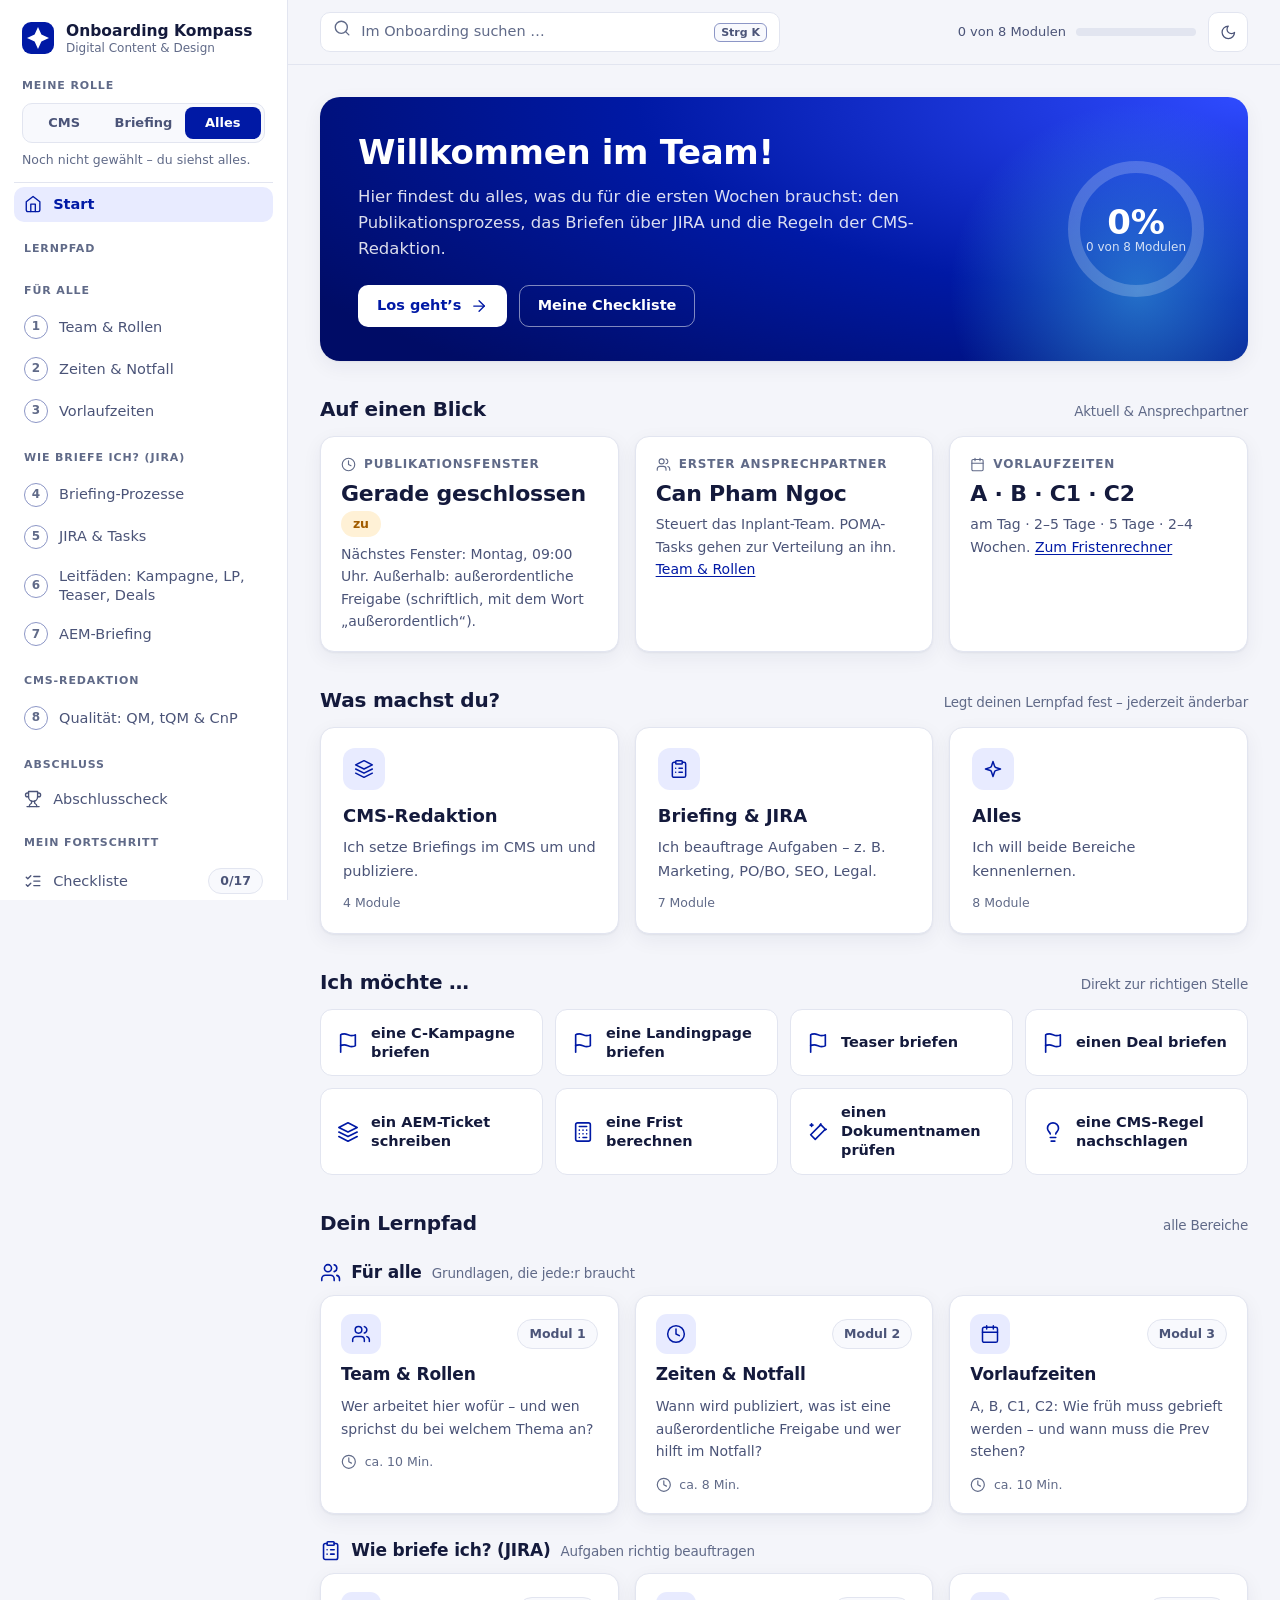
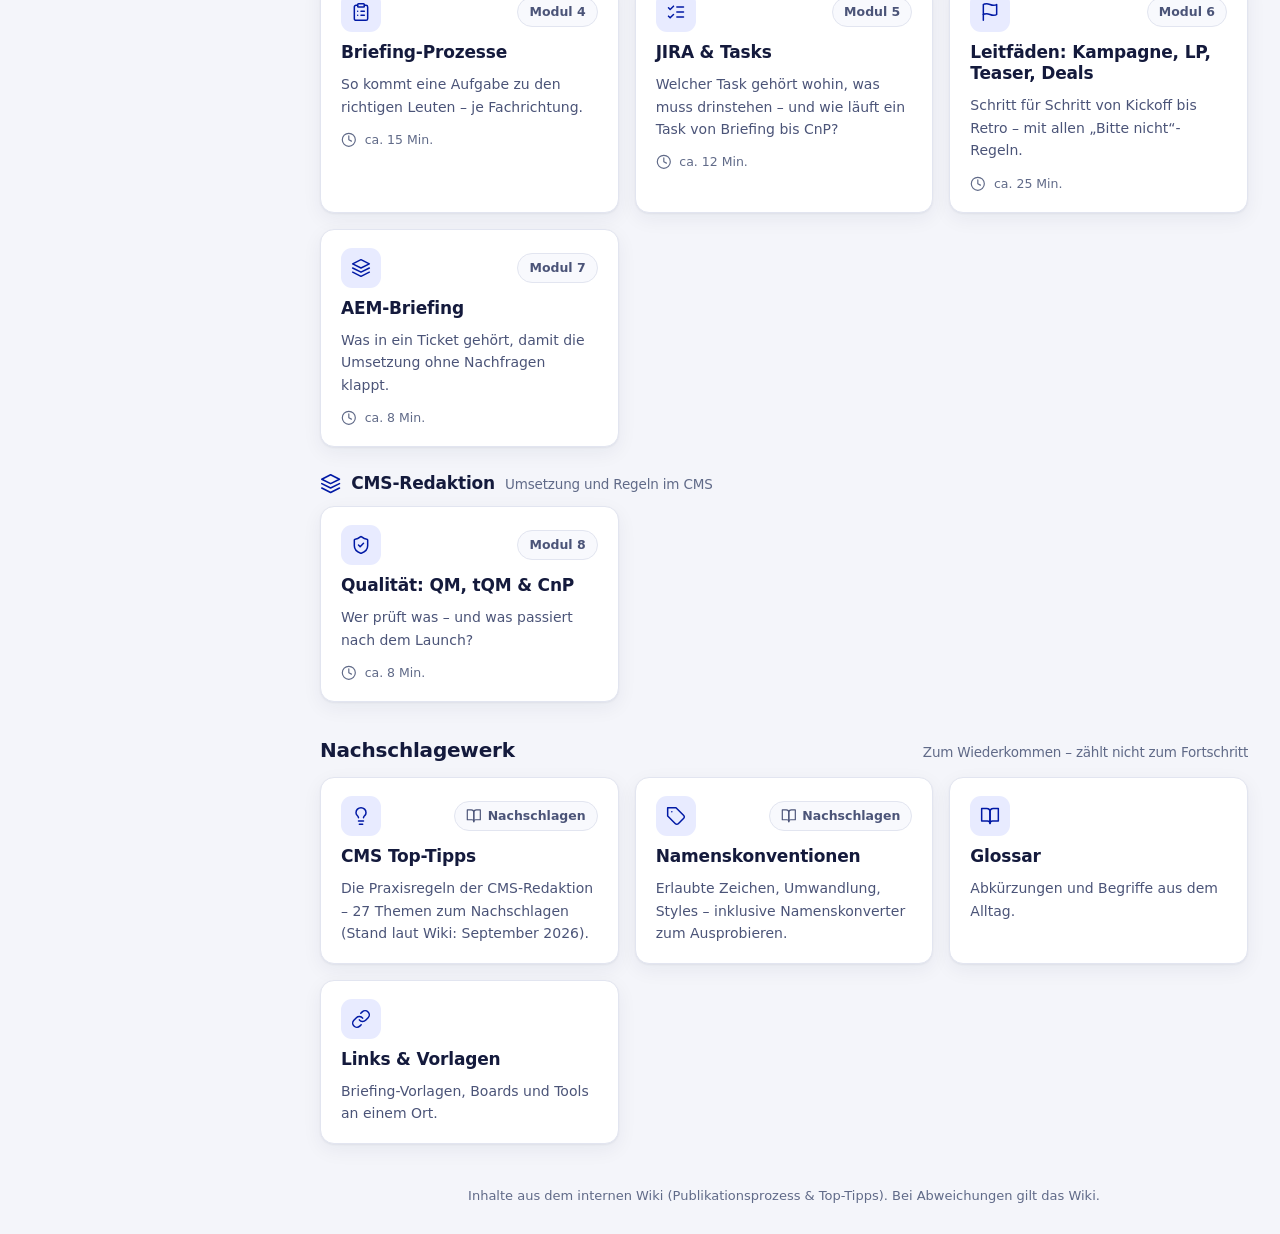
<file: index.html>
<!doctype html>
<html lang="de">
<head>
  <meta charset="utf-8">
  <meta name="viewport" content="width=device-width, initial-scale=1">
  <title>Onboarding Kompass</title>
  <meta name="description" content="Einarbeitung für neue Kolleg:innen in Digital Content & Design: Publikationsprozess, Briefings, CMS Top-Tipps.">
  <meta name="theme-color" content="#0019a5" media="(prefers-color-scheme: light)">
  <meta name="theme-color" content="#0b0f24" media="(prefers-color-scheme: dark)">
  <link rel="manifest" href="manifest.webmanifest">
  <link rel="icon" href="icons/icon.svg" type="image/svg+xml">
  <link rel="apple-touch-icon" href="icons/icon-192.png">
  <link rel="stylesheet" href="styles.css">
  <script>
    /* Theme vor dem ersten Paint setzen, um Flackern zu vermeiden */
    try { var t = JSON.parse(localStorage.getItem('onb-v1') || '{}').theme; if (t) document.documentElement.dataset.theme = t; } catch (e) {}
  </script>
</head>
<body>
  <button type="button" class="skip" id="skip-link">Zum Inhalt springen</button>

  <div class="shell">
    <aside class="sidebar" id="sidebar">
      <a class="brand" href="#/">
        <span class="brand__mark" aria-hidden="true">
          <svg viewBox="0 0 32 32" width="32" height="32"><rect width="32" height="32" rx="9" fill="currentColor"/><path d="M16 5l3.4 7.6L27 16l-7.6 3.4L16 27l-3.4-7.6L5 16l7.6-3.4z" fill="#fff"/></svg>
        </span>
        <span class="brand__text"><strong>Onboarding Kompass</strong><small>Digital Content &amp; Design</small></span>
      </a>
      <div class="role" id="role-box"></div>
      <nav id="nav" class="nav" aria-label="Hauptnavigation"></nav>
      <div class="sidebar__foot">
        <button class="btn btn--ghost btn--sm" id="btn-install" hidden>Als App installieren</button>
        <span class="offline-chip" id="offline-chip" hidden>Offline verfügbar</span>
        <span class="version-tag" id="version-tag"></span>
      </div>
    </aside>
    <div class="scrim" id="scrim" hidden></div>

    <div class="main-col">
      <header class="topbar">
        <button class="icon-btn menu-btn" id="btn-menu" aria-label="Menü öffnen" aria-controls="sidebar" aria-expanded="false"></button>
        <button class="search-trigger" id="btn-search">
          <span class="search-trigger__icon" aria-hidden="true"></span>
          <span class="search-trigger__text">Im Onboarding suchen …</span>
          <kbd aria-hidden="true">Strg&nbsp;K</kbd>
        </button>
        <div class="topbar__spacer"></div>
        <div class="topbar__progress" id="topbar-progress" aria-live="polite"></div>
        <button class="icon-btn" id="btn-theme" aria-label="Darstellung wechseln" title="Hell / Dunkel"></button>
      </header>
      <main id="view" tabindex="-1"></main>
      <footer class="footer">
        Inhalte aus dem internen Wiki (Publikationsprozess &amp; Top-Tipps). Bei Abweichungen gilt das Wiki.
      </footer>
    </div>
  </div>

  <div class="palette" id="palette" hidden role="dialog" aria-modal="true" aria-label="Suche">
    <div class="palette__panel">
      <div class="palette__input"><span class="palette__icon" aria-hidden="true"></span>
        <input id="palette-input" type="search" role="combobox" aria-expanded="true" aria-controls="palette-results" aria-autocomplete="list" placeholder="Suchen: z. B. „Canonical“, „Vorlaufzeit“, „Preis-Name“ …" autocomplete="off" spellcheck="false">
        <kbd aria-hidden="true">Esc</kbd>
      </div>
      <div class="palette__results" id="palette-results" role="listbox" aria-label="Suchergebnisse"></div>
      <div class="palette__hint">↑ ↓ wählen · ↵ öffnen · Alt&nbsp;↵ alle Treffer</div>
    </div>
  </div>

  <noscript><p style="padding:2rem">Diese App benötigt JavaScript.</p></noscript>
  <script src="content/modules.js"></script>
  <script src="content/bundle.js"></script>
  <script src="app.js"></script>
</body>
</html>
</file>
<file: styles.css>
/* ───────── Tokens ───────── */
:root {
  --brand: #0019a5;
  --brand-ink: #ffffff;
  --brand-soft: #e8ebff;
  --accent: #00a3d9;
  --accent-soft: #dff4fb;
  --focus: var(--brand); /* eigener Fokusring-Token: --accent schafft im Hellmodus nur 2,66:1 auf --bg – zu wenig (WCAG 1.4.11 verlangt 3:1) */

  --bg: #f4f5fa;
  --surface: #ffffff;
  --surface-2: #f8f9fd;
  --line: #e2e5f0;
  --line-strong: #8c96c6; /* angehoben von #cdd2e4 (1,5:1) auf ~2,9:1 auf Weiß, für besser erkennbare Eingabe-/Button-Ränder */
  --text: #141a3c;
  --text-soft: #4b5478;
  --text-faint: #606a88; /* WCAG AA: ≥4.5:1 auf --bg und --surface (vorher #6f7899 lag bei nur 4.0:1) */
  --link: #0019a5;

  --ok: #0f8a5f;       --ok-soft: #def5ea;
  --warn: #a15c00;     --warn-soft: #fff1d6;
  --no: #b3261e;       --no-soft: #fde4e1;
  --info: #0b5cad;     --info-soft: #e1eefc;
  --tip: #00728f;      --tip-soft: #ddf3f8;

  --radius: 14px;
  --radius-sm: 9px;
  --shadow: 0 1px 2px rgba(20, 26, 60, .05), 0 6px 20px rgba(20, 26, 60, .06);
  --shadow-lg: 0 20px 60px rgba(8, 12, 40, .28);

  --sidebar-w: 288px;
  --font: "Segoe UI Variable Text", "Segoe UI", system-ui, -apple-system, "Helvetica Neue", Arial, sans-serif;
  --mono: ui-monospace, "Cascadia Code", "SFMono-Regular", Consolas, "Liberation Mono", monospace;
  color-scheme: light;
}

/* Dark tokens (system preference, unless forced light) */
@media (prefers-color-scheme: dark) {
  :root:not([data-theme="light"]) {
    --brand: #7d8cff; --brand-ink: #0b0f24; --brand-soft: #1b2250;
    --accent: #4cc6ee; --accent-soft: #10303c; --focus: var(--accent);
    --bg: #0b0f24; --surface: #131a3a; --surface-2: #10163a;
    --line: #232b58; --line-strong: #525eb0;
    --text: #e9ecff; --text-soft: #b5bcdf; --text-faint: #8c94bc; --link: #98a5ff;
    --ok: #55d6a0; --ok-soft: #10332a;
    --warn: #ffc25e; --warn-soft: #3a2b0c;
    --no: #ff8f86; --no-soft: #3c1614;
    --info: #7db8ff; --info-soft: #11294a;
    --tip: #62d2ee; --tip-soft: #0f2f3a;
    --shadow: 0 1px 2px rgba(0,0,0,.3), 0 8px 24px rgba(0,0,0,.35);
    color-scheme: dark;
  }
}
:root[data-theme="dark"] {
  --brand: #7d8cff; --brand-ink: #0b0f24; --brand-soft: #1b2250;
  --accent: #4cc6ee; --accent-soft: #10303c; --focus: var(--accent);
  --bg: #0b0f24; --surface: #131a3a; --surface-2: #10163a;
  --line: #232b58; --line-strong: #525eb0;
  --text: #e9ecff; --text-soft: #b5bcdf; --text-faint: #8c94bc; --link: #98a5ff;
  --ok: #55d6a0; --ok-soft: #10332a;
  --warn: #ffc25e; --warn-soft: #3a2b0c;
  --no: #ff8f86; --no-soft: #3c1614;
  --info: #7db8ff; --info-soft: #11294a;
  --tip: #62d2ee; --tip-soft: #0f2f3a;
  --shadow: 0 1px 2px rgba(0,0,0,.3), 0 8px 24px rgba(0,0,0,.35);
  color-scheme: dark;
}

/* ───────── Base ───────── */
*, *::before, *::after { box-sizing: border-box; }
[hidden] { display: none !important; }
.toast {
  position: fixed; left: 50%; bottom: 28px; z-index: 80; transform: translate(-50%, 20px); opacity: 0;
  background: var(--text); color: var(--bg); padding: 11px 20px; border-radius: 99px; font-weight: 600; font-size: 14.5px;
  box-shadow: var(--shadow-lg); transition: opacity .25s, transform .25s; pointer-events: none;
}
.toast--on { opacity: 1; transform: translate(-50%, 0); }
html { scroll-behavior: smooth; scroll-padding-top: 84px; }
@media (prefers-reduced-motion: reduce) { html { scroll-behavior: auto; } * { animation: none !important; transition: none !important; } }
body {
  margin: 0; background: var(--bg); color: var(--text);
  font: 400 16px/1.6 var(--font); -webkit-font-smoothing: antialiased;
}
a { color: var(--link); text-underline-offset: 2px; }
a:hover { text-decoration-thickness: 2px; }
:focus-visible { outline: 3px solid var(--focus); outline-offset: 2px; border-radius: 6px; }
h1, h2, h3, h4 { line-height: 1.25; margin: 0; letter-spacing: -.01em; }
p { margin: 0 0 1em; }
kbd {
  font: 600 11px/1 var(--font); padding: 3px 6px; border-radius: 6px;
  background: var(--surface-2); border: 1px solid var(--line-strong); color: var(--text-soft);
}
.skip {
  position: absolute; left: -999px; top: 8px; z-index: 100; border: 0; border-radius: 8px; cursor: pointer;
  background: var(--brand); color: var(--brand-ink); padding: 8px 14px; font: 600 14.5px/1 var(--font);
}
.skip:focus { left: 8px; }
svg.ic { width: 1.25em; height: 1.25em; stroke: currentColor; fill: none; stroke-width: 1.8; stroke-linecap: round; stroke-linejoin: round; flex: none; }

/* ───────── Shell ───────── */
.shell { display: grid; grid-template-columns: var(--sidebar-w) minmax(0, 1fr); min-height: 100vh; }
.sidebar {
  position: sticky; top: 0; height: 100vh; overflow-y: auto; overscroll-behavior: contain;
  background: var(--surface); border-right: 1px solid var(--line);
  display: flex; flex-direction: column; padding: 18px 14px 14px;
}
.brand { display: flex; gap: 12px; align-items: center; text-decoration: none; color: var(--text); padding: 4px 8px 18px; }
.brand__mark { color: var(--brand); display: grid; }
.brand__text { display: grid; line-height: 1.2; }
.brand__text strong { font-size: 15.5px; }
.brand__text small { color: var(--text-faint); font-size: 12px; }

/* Rollenwahl */
.role { padding: 4px 8px 14px; border-bottom: 1px solid var(--line); margin-bottom: 4px; }
.role__seg { border: 0; margin: 0; padding: 0; }
.role__label { display: block; font-size: 11px; font-weight: 700; letter-spacing: .08em; text-transform: uppercase; color: var(--text-faint); margin-bottom: 8px; padding: 0; }
.role__opts { display: grid; grid-template-columns: repeat(3, 1fr); gap: 3px; padding: 3px; background: var(--surface-2); border: 1px solid var(--line); border-radius: 10px; }
/* Echte Radios: Tastatur- und Screenreader-Verhalten kommt kostenlos vom Browser (Pfeiltasten wechseln
   die Auswahl innerhalb der Gruppe). Visuell versteckt, das <label> trägt die Segmented-Control-Optik. */
.role__opts input { position: absolute; opacity: 0; width: 1px; height: 1px; }
.role__opts label { display: grid; place-items: center; height: 32px; border-radius: 8px; color: var(--text-soft); font: 600 13px/1 var(--font); cursor: pointer; }
.role__opts label:hover { color: var(--text); }
.role__opts input:checked + label { background: var(--brand); color: var(--brand-ink); }
.role__opts input:focus-visible + label { outline: 2px solid var(--focus); outline-offset: 2px; }
.role__hint { margin: 8px 0 0; font-size: 12.5px; line-height: 1.4; color: var(--text-faint); }
.nav__label--off { opacity: .7; }
.nav__label--sub { padding-top: 10px; padding-left: 14px; font-size: 10.5px; }
.nav a.off { opacity: .68; }
.nav .num--icon { border-style: dashed; }
.nav .num--icon svg { width: 13px; height: 13px; }
.role-card { display: grid; gap: 6px; align-content: start; text-align: left; padding: 20px 22px; cursor: pointer; color: var(--text); font: inherit; border: 1px solid var(--line); transition: transform .15s, border-color .15s; }
.role-card:hover { transform: translateY(-2px); border-color: var(--brand); }
.role-card strong { font-size: 18px; }
.role-card > span:not(.role-card__ic) { color: var(--text-soft); font-size: 14.5px; }
.role-card small { color: var(--text-faint); font-size: 12.5px; margin-top: 4px; }
.role-card__ic { width: 42px; height: 42px; border-radius: 12px; display: grid; place-items: center; background: var(--brand-soft); color: var(--brand); margin-bottom: 6px; }
.grp-title { font-size: 17px; margin: 26px 0 12px; display: flex; align-items: baseline; gap: 10px; }
.grp-title .ic { align-self: center; color: var(--brand); }
.grp-title small { font-weight: 400; font-size: 13.5px; color: var(--text-faint); }
.mod-card--off { opacity: .72; }
.mod-card--off:hover { opacity: 1; }

.nav { display: grid; gap: 2px; }
.nav__label { font-size: 11px; font-weight: 700; letter-spacing: .08em; text-transform: uppercase; color: var(--text-faint); padding: 16px 10px 6px; }
.nav a {
  display: flex; align-items: center; gap: 11px; padding: 8px 10px; border-radius: 10px;
  color: var(--text-soft); text-decoration: none; font-size: 14.5px; line-height: 1.3;
}
.nav a:hover { background: var(--surface-2); color: var(--text); }
.nav a[aria-current="page"] { background: var(--brand-soft); color: var(--brand); font-weight: 600; }
.nav .num {
  width: 24px; height: 24px; border-radius: 50%; display: grid; place-items: center; flex: none;
  font-size: 12px; font-weight: 700; border: 1.5px solid var(--line-strong); color: var(--text-faint);
}
.nav a[aria-current="page"] .num { border-color: var(--brand); color: var(--brand); }
.nav .num.done { background: var(--ok); border-color: var(--ok); color: #fff; }
.nav .num.done svg { width: 14px; height: 14px; stroke-width: 3; }
.sidebar__foot { margin-top: auto; padding: 16px 8px 4px; display: grid; gap: 10px; justify-items: start; }
.offline-chip { font-size: 12px; color: var(--ok); background: var(--ok-soft); padding: 3px 10px; border-radius: 99px; font-weight: 600; }
.version-tag { font-size: 11px; color: var(--text-faint); font-variant-numeric: tabular-nums; cursor: default; }

.main-col { min-width: 0; display: flex; flex-direction: column; }
.topbar {
  position: sticky; top: 0; z-index: 20; display: flex; align-items: center; gap: 12px;
  padding: 12px 32px; background: color-mix(in srgb, var(--bg) 88%, transparent);
  backdrop-filter: blur(10px); border-bottom: 1px solid var(--line);
}
.topbar__spacer { flex: 1; }
.icon-btn.menu-btn { display: none; }
.icon-btn {
  width: 40px; height: 40px; border-radius: 10px; border: 1px solid var(--line); background: var(--surface);
  color: var(--text-soft); display: grid; place-items: center; cursor: pointer;
}
.icon-btn:hover { color: var(--text); border-color: var(--line-strong); }
.search-trigger {
  display: flex; align-items: center; gap: 10px; width: min(460px, 100%); height: 40px; padding: 0 12px;
  border: 1px solid var(--line); border-radius: 10px; background: var(--surface); color: var(--text-faint);
  font: inherit; font-size: 14.5px; cursor: text; text-align: left;
}
.search-trigger:hover { border-color: var(--line-strong); }
.search-trigger__text { flex: 1; }
.topbar__progress { display: flex; align-items: center; gap: 10px; font-size: 13px; color: var(--text-soft); }
.bar { width: 120px; height: 8px; border-radius: 99px; background: var(--line); overflow: hidden; }
.bar > i { display: block; height: 100%; background: linear-gradient(90deg, var(--brand), var(--accent)); border-radius: 99px; transition: width .4s; }

#view { padding: 32px 32px 24px; outline: none; flex: 1; width: 100%; max-width: 1240px; margin: 0 auto; }
.footer { padding: 18px 32px 28px; color: var(--text-faint); font-size: 13px; text-align: center; }

/* ───────── Buttons & chips ───────── */
.btn {
  display: inline-flex; align-items: center; gap: 8px; height: 42px; padding: 0 18px; border-radius: 10px;
  border: 1px solid transparent; background: var(--brand); color: var(--brand-ink);
  font: 600 14.5px/1 var(--font); cursor: pointer; text-decoration: none; white-space: nowrap;
}
.btn:hover { filter: brightness(1.08); }
.btn--ghost { background: transparent; color: var(--text); border-color: var(--line-strong); }
.btn--ghost:hover { background: var(--surface-2); filter: none; }
.btn--sm { height: 34px; padding: 0 12px; font-size: 13px; }
.btn--ok { background: var(--ok); color: #fff; }
.chip {
  display: inline-flex; align-items: center; gap: 6px; padding: 4px 11px; border-radius: 99px; font-size: 12.5px; font-weight: 600;
  background: var(--surface-2); color: var(--text-soft); border: 1px solid var(--line);
}
.chip--ok { background: var(--ok-soft); color: var(--ok); border-color: transparent; }
.chip--warn { background: var(--warn-soft); color: var(--warn); border-color: transparent; }
.chip--brand { background: var(--brand-soft); color: var(--brand); border-color: transparent; }

/* ───────── Cards / grids ───────── */
.card { background: var(--surface); border: 1px solid var(--line); border-radius: var(--radius); box-shadow: var(--shadow); }
.card--pad { padding: 22px 24px; }
.grid { display: grid; gap: 16px; }
.grid--3 { grid-template-columns: repeat(3, minmax(0, 1fr)); }
.grid--2 { grid-template-columns: repeat(2, minmax(0, 1fr)); }
.section-title { font-size: 20px; margin: 36px 0 14px; display: flex; align-items: baseline; justify-content: space-between; gap: 12px; }
.section-title small { font-size: 13.5px; font-weight: 400; color: var(--text-faint); }

/* ───────── Dashboard ───────── */
.hero {
  display: grid; grid-template-columns: minmax(0, 1fr) auto; gap: 32px; align-items: center;
  padding: 34px 38px; border-radius: 20px; color: #fff; position: relative; overflow: hidden;
  background: radial-gradient(120% 140% at 100% 0%, #2f4bff 0%, #0019a5 55%, #000c66 100%);
  box-shadow: var(--shadow);
}
.hero::after {
  content: ""; position: absolute; right: -80px; bottom: -120px; width: 380px; height: 380px; border-radius: 50%;
  background: radial-gradient(circle, rgba(65, 182, 230, .55), transparent 70%); pointer-events: none;
}
.hero h1 { font-size: 34px; margin-bottom: 10px; }
.hero p { color: rgba(255,255,255,.86); max-width: 56ch; font-size: 16.5px; margin-bottom: 22px; }
.hero .btn { background: #fff; color: #0019a5; }
.hero .btn--ghost { background: transparent; color: #fff; border-color: rgba(255,255,255,.5); }
.hero__actions { display: flex; gap: 12px; flex-wrap: wrap; position: relative; z-index: 1; }
.hero__text { position: relative; z-index: 1; }
.ring { position: relative; width: 148px; height: 148px; z-index: 1; }
.ring svg { transform: rotate(-90deg); }
.ring__label { position: absolute; inset: 0; display: grid; place-content: center; text-align: center; line-height: 1.1; }
.ring__label b { font-size: 34px; }
.ring__label span { font-size: 12px; opacity: .8; }

.fact { padding: 18px 20px; display: grid; gap: 6px; align-content: start; }
.fact__label { font-size: 12px; font-weight: 700; text-transform: uppercase; letter-spacing: .07em; color: var(--text-faint); display: flex; align-items: center; gap: 8px; }
.fact__value { font-size: 22px; font-weight: 700; letter-spacing: -.01em; line-height: 1.25; }
.fact__note { color: var(--text-soft); font-size: 14px; }

.quick { display: grid; grid-template-columns: repeat(4, minmax(0, 1fr)); gap: 12px; }
.quick a {
  display: flex; gap: 12px; align-items: center; padding: 14px 16px; background: var(--surface);
  border: 1px solid var(--line); border-radius: 12px; text-decoration: none; color: var(--text); font-weight: 600; font-size: 14.5px; line-height: 1.3;
}
.quick a:hover { border-color: var(--brand); box-shadow: var(--shadow); }
.quick .ic { color: var(--brand); width: 22px; height: 22px; }

.mod-card {
  display: grid; gap: 10px; padding: 18px 20px; text-decoration: none; color: inherit; align-content: start;
  transition: transform .15s, border-color .15s;
}
.mod-card:hover { transform: translateY(-2px); border-color: var(--brand); }
.mod-card__top { display: flex; align-items: center; justify-content: space-between; }
.mod-card__ic { width: 40px; height: 40px; border-radius: 11px; display: grid; place-items: center; background: var(--brand-soft); color: var(--brand); }
.mod-card h3 { font-size: 17px; }
.mod-card p { color: var(--text-soft); font-size: 14px; margin: 0; }
.mod-card__meta { display: flex; gap: 8px; align-items: center; color: var(--text-faint); font-size: 12.5px; margin-top: 2px; }

/* ───────── Module page ───────── */
.page-head { margin-bottom: 26px; }
.crumbs { font-size: 13.5px; color: var(--text-faint); margin-bottom: 10px; display: flex; gap: 8px; align-items: center; }
.crumbs a { color: var(--text-faint); text-decoration: none; }
.crumbs a:hover { color: var(--text); }
.page-head h1 { font-size: 34px; margin-bottom: 8px; }
.page-head .lead { font-size: 17.5px; color: var(--text-soft); max-width: 70ch; margin-bottom: 14px; }
.page-head__meta { display: flex; gap: 8px; flex-wrap: wrap; align-items: center; }
.goals { margin: 18px 0 0; padding: 16px 20px; background: var(--surface); border: 1px solid var(--line); border-radius: var(--radius); }
.goals h2 { font-size: 13px; text-transform: uppercase; letter-spacing: .07em; color: var(--text-faint); margin-bottom: 8px; }
.goals ul { margin: 0; padding: 0; list-style: none; display: grid; gap: 6px; }
.goals li { display: flex; gap: 10px; align-items: flex-start; }
.goals li .ic { color: var(--accent); margin-top: 3px; }

.layout { display: grid; grid-template-columns: minmax(0, 1fr) 240px; gap: 36px; align-items: start; }
.layout--nototc { grid-template-columns: minmax(0, 1fr); }
.toc { position: sticky; top: 84px; font-size: 13.5px; max-height: calc(100vh - 110px); overflow: auto; padding-bottom: 12px; }
.toc h2 { font-size: 11.5px; letter-spacing: .08em; text-transform: uppercase; color: var(--text-faint); margin-bottom: 10px; }
.toc a { display: block; padding: 5px 0 5px 12px; color: var(--text-soft); text-decoration: none; border-left: 2px solid var(--line); line-height: 1.35; }
.toc a:hover { color: var(--text); border-color: var(--line-strong); }
.toc a.on { color: var(--brand); border-left-color: var(--brand); font-weight: 600; }
.toc .toc__group { font-size: 11px; font-weight: 700; letter-spacing: .06em; text-transform: uppercase; color: var(--text-faint); margin: 14px 0 4px 12px; }

.tabs { display: flex; gap: 4px; margin: 0 0 22px; padding: 4px; background: var(--surface); border: 1px solid var(--line); border-radius: 12px; overflow-x: auto; scrollbar-width: thin; }
.tabs a { padding: 8px 15px; border-radius: 9px; text-decoration: none; color: var(--text-soft); font-weight: 600; font-size: 14.5px; white-space: nowrap; }
.tabs a:hover { background: var(--surface-2); color: var(--text); }
.tabs a[aria-selected="true"] { background: var(--brand); color: var(--brand-ink); }

/* ───────── Prose (gerendertes Markdown) ───────── */
.prose { max-width: 78ch; }
.prose > :first-child { margin-top: 0; }
.prose h2 { font-size: 26px; margin: 40px 0 14px; }
.prose h3 { font-size: 20px; margin: 30px 0 10px; }
.prose h4 { font-size: 16px; margin: 22px 0 6px; }
.prose h3.step { display: flex; gap: 12px; align-items: center; padding: 12px 16px; margin: 30px 0 14px; background: var(--surface); border: 1px solid var(--line); border-left: 4px solid var(--brand); border-radius: 12px; font-size: 18px; }
.prose h3.step .n { width: 28px; height: 28px; flex: none; display: grid; place-items: center; border-radius: 50%; background: var(--brand); color: var(--brand-ink); font-size: 14px; }
.prose ul, .prose ol { margin: 0 0 1.1em; padding-left: 1.4em; display: grid; gap: 6px; }
.prose li::marker { color: var(--text-faint); }
.prose li > ul, .prose li > ol { margin: 6px 0 0; }
.prose strong { font-weight: 650; }
code {
  font: 500 .88em/1.4 var(--mono); padding: .12em .42em; border-radius: 6px; background: var(--surface-2);
  border: 1px solid var(--line); color: var(--text); word-break: break-word;
}
pre { margin: 0 0 1.2em; padding: 14px 16px; background: #0d1233; color: #dfe4ff; border-radius: 12px; overflow-x: auto; font: 13px/1.6 var(--mono); }
pre code { padding: 0; border: 0; background: none; color: inherit; font-size: inherit; word-break: normal; }
.table-wrap { overflow-x: auto; margin: 0 0 1.3em; border: 1px solid var(--line); border-radius: 12px; background: var(--surface); }
table { border-collapse: collapse; width: 100%; font-size: 14.5px; }
th, td { text-align: left; padding: 10px 14px; vertical-align: top; border-bottom: 1px solid var(--line); }
th { background: var(--surface-2); font-size: 12.5px; text-transform: uppercase; letter-spacing: .05em; color: var(--text-soft); white-space: nowrap; }
tr:last-child td { border-bottom: 0; }
td:first-child { font-weight: 600; min-width: 128px; }
td code { white-space: normal; }

.callout { display: flex; gap: 14px; padding: 14px 18px; margin: 0 0 1.3em; border-radius: 12px; border: 1px solid transparent; }
.callout .ic { margin-top: 3px; width: 1.35em; height: 1.35em; }
.callout__body { min-width: 0; flex: 1; }
.callout__body > :last-child { margin-bottom: 0; }
.callout__title { font-weight: 700; margin-bottom: 4px; }
.callout ul, .callout ol { margin-bottom: 0; }
.callout--tip { background: var(--tip-soft); color: var(--text); border-color: color-mix(in srgb, var(--tip) 25%, transparent); } .callout--tip .ic { color: var(--tip); }
.callout--info { background: var(--info-soft); border-color: color-mix(in srgb, var(--info) 25%, transparent); } .callout--info .ic { color: var(--info); }
.callout--warn { background: var(--warn-soft); border-color: color-mix(in srgb, var(--warn) 30%, transparent); } .callout--warn .ic { color: var(--warn); }
.callout--no { background: var(--no-soft); border-color: color-mix(in srgb, var(--no) 30%, transparent); } .callout--no .ic { color: var(--no); }
.callout--quote { background: var(--surface-2); border-left: 4px solid var(--line-strong); border-radius: 4px 12px 12px 4px; }

/* ───────── Akkordeon ───────── */
.filter { display: flex; gap: 10px; align-items: center; margin-bottom: 18px; flex-wrap: wrap; }
.filter input {
  flex: 1; min-width: 220px; height: 42px; padding: 0 14px; border-radius: 10px; border: 1px solid var(--line-strong);
  background: var(--surface); color: var(--text); font: inherit; font-size: 15px;
}
.acc-group { font-size: 12px; font-weight: 700; letter-spacing: .08em; text-transform: uppercase; color: var(--text-faint); margin: 28px 0 10px; }
.acc-group:first-of-type { margin-top: 0; }
details.acc { background: var(--surface); border: 1px solid var(--line); border-radius: 12px; margin-bottom: 8px; }
details.acc[open] { box-shadow: var(--shadow); border-color: var(--line-strong); }
details.acc > summary {
  list-style: none; cursor: pointer; padding: 14px 18px; display: flex; align-items: center; gap: 12px;
}
/* Der Themen-Titel steckt in einem <h3>, damit ihn Screenreader-Nutzer:innen über die Überschriften-
   Navigation finden (bei 27 Themen sonst schwer scannbar) – visuell bleibt er wie zuvor. */
details.acc > summary h3 { all: unset; font-weight: 650; font-size: 16.5px; }
details.acc > summary::-webkit-details-marker { display: none; }
details.acc > summary::after {
  content: ""; margin-left: auto; width: 9px; height: 9px; border-right: 2px solid var(--text-faint); border-bottom: 2px solid var(--text-faint);
  transform: rotate(45deg); transition: transform .2s; flex: none; margin-top: -3px;
}
details.acc[open] > summary::after { transform: rotate(-135deg); margin-top: 3px; }
details.acc > summary:hover { background: var(--surface-2); border-radius: 12px; }
.acc__body { padding: 4px 22px 18px; border-top: 1px solid var(--line); }
.acc__body .prose { padding-top: 14px; max-width: none; }
.acc__body .prose h3:first-child { margin-top: 8px; }
mark { background: color-mix(in srgb, var(--accent) 35%, transparent); color: inherit; border-radius: 3px; padding: 0 2px; }
.empty { padding: 30px; text-align: center; color: var(--text-faint); }

/* ───────── Quiz ───────── */
.quiz { margin-top: 44px; }
.quiz__head { display: flex; align-items: center; justify-content: space-between; gap: 12px; flex-wrap: wrap; margin-bottom: 14px; }
.quiz__head h2 { font-size: 22px; display: flex; gap: 10px; align-items: center; }
.q { padding: 18px 22px; margin-bottom: 12px; }
.q__text { font-weight: 650; margin-bottom: 12px; }
.q__opts { display: grid; gap: 8px; }
.opt {
  display: flex; align-items: center; gap: 12px; text-align: left; width: 100%; padding: 11px 14px; border-radius: 10px;
  border: 1.5px solid var(--line-strong); background: var(--surface); color: var(--text); font: inherit; font-size: 15px; cursor: pointer;
}
.opt:hover:not(:disabled) { border-color: var(--brand); background: var(--brand-soft); }
.opt .k { width: 24px; height: 24px; border-radius: 50%; border: 1.5px solid var(--line-strong); display: grid; place-items: center; font-size: 12px; font-weight: 700; flex: none; color: var(--text-faint); }
.opt__text { flex: 1; }
.opt__mark { flex: none; width: 20px; height: 20px; }
.opt:disabled { cursor: default; }
/* Richtig/Falsch nie nur über Farbe zeigen (WCAG 1.4.1): Rahmenfarbe + Icon zusammen. */
.opt.right { border-color: var(--ok); background: var(--ok-soft); } .opt.right .k { background: var(--ok); border-color: var(--ok); color: #fff; } .opt.right .opt__mark { color: var(--ok); }
.opt.wrong { border-color: var(--no); background: var(--no-soft); } .opt.wrong .k { background: var(--no); border-color: var(--no); color: #fff; } .opt.wrong .opt__mark { color: var(--no); }
.q__why { margin: 12px 0 0; padding: 10px 14px; border-radius: 10px; background: var(--surface-2); color: var(--text-soft); font-size: 14.5px; }
.score { display: flex; align-items: center; gap: 14px; padding: 16px 20px; border-radius: var(--radius); margin-top: 14px; flex-wrap: wrap; }
.score--pass { background: var(--ok-soft); color: var(--ok); }
.score--fail { background: var(--warn-soft); color: var(--warn); }
.score b { font-size: 22px; }
.score span { color: var(--text); }
.score .btn { margin-left: auto; }

.mod-foot { margin-top: 36px; display: flex; gap: 12px; align-items: center; justify-content: space-between; flex-wrap: wrap; padding-top: 22px; border-top: 1px solid var(--line); }
.sources { margin-top: 30px; font-size: 13.5px; color: var(--text-faint); }
.sources a { margin-right: 14px; }
.pager { display: flex; gap: 12px; margin-top: 18px; }
.pager a { flex: 1; padding: 14px 18px; border: 1px solid var(--line); border-radius: 12px; background: var(--surface); text-decoration: none; color: var(--text); display: grid; gap: 2px; }
.pager a:hover { border-color: var(--brand); }
.pager small { color: var(--text-faint); font-size: 12px; text-transform: uppercase; letter-spacing: .06em; }
.pager a:last-child { text-align: right; }

/* ───────── Checkliste ───────── */
.check-group { margin-bottom: 22px; }
.check-group h2 { font-size: 17px; margin-bottom: 10px; display: flex; justify-content: space-between; gap: 12px; }
.check-group h2 small { font-weight: 500; color: var(--text-faint); font-size: 13px; }
.check { display: flex; align-items: center; gap: 14px; padding: 12px 16px; border-bottom: 1px solid var(--line); }
.check:last-child { border-bottom: 0; }
.check input { width: 22px; height: 22px; accent-color: var(--ok); flex: none; cursor: pointer; }
.check label { flex: 1; cursor: pointer; }
.check input:checked + label { color: var(--text-faint); text-decoration: line-through; }
.check a { font-size: 13px; white-space: nowrap; }

/* ───────── Glossar & Links ───────── */
.gloss { display: grid; gap: 0; }
.gloss__item { padding: 14px 20px; border-bottom: 1px solid var(--line); display: grid; grid-template-columns: 220px minmax(0, 1fr); gap: 20px; }
.gloss__item:last-child { border-bottom: 0; }
.gloss__term { font-weight: 700; }
.gloss__def { color: var(--text-soft); }
.gloss__letter { padding: 6px 20px; background: var(--surface-2); font-size: 12px; font-weight: 800; letter-spacing: .1em; color: var(--brand); border-bottom: 1px solid var(--line); }
.linklist { display: grid; gap: 0; }
.linklist a { display: flex; gap: 14px; justify-content: space-between; align-items: baseline; padding: 11px 20px; border-bottom: 1px solid var(--line); text-decoration: none; color: var(--text); }
.linklist a:last-child { border-bottom: 0; }
.linklist a:hover { background: var(--surface-2); }
.linklist a b { font-weight: 600; color: var(--link); }
.linklist a span { color: var(--text-faint); font-size: 13.5px; text-align: right; }
.note { font-size: 13.5px; color: var(--text-faint); margin: 10px 2px 0; }

/* ───────── Widgets ───────── */
.widget { margin: 0 0 1.6em; padding: 22px 24px; background: var(--surface); border: 1px solid var(--line-strong); border-radius: var(--radius); box-shadow: var(--shadow); max-width: none; }
.widget h4 { font-size: 13px; text-transform: uppercase; letter-spacing: .07em; color: var(--text-faint); margin: 0 0 14px; display: flex; gap: 8px; align-items: center; }
.field { display: grid; gap: 6px; margin-bottom: 14px; }
.field label { font-size: 13px; font-weight: 650; color: var(--text-soft); }
.field input[type="text"], .field input[type="date"], .field select {
  height: 44px; padding: 0 12px; border-radius: 10px; border: 1px solid var(--line-strong); background: var(--surface); color: var(--text); font: inherit; font-size: 15.5px; width: 100%;
}
.field input[type="text"] { font-family: var(--mono); }
.row { display: grid; grid-template-columns: 1fr 1fr; gap: 16px; }
.results { display: grid; grid-template-columns: repeat(3, minmax(0, 1fr)); gap: 12px; margin-top: 8px; }
.res { padding: 14px 16px; border-radius: 12px; background: var(--surface-2); border: 1px solid var(--line); }
.res__label { font-size: 12px; font-weight: 700; text-transform: uppercase; letter-spacing: .06em; color: var(--text-faint); margin-bottom: 4px; }
.res__value { font-size: 18px; font-weight: 700; line-height: 1.3; }
.res__note { font-size: 13px; color: var(--text-soft); margin-top: 4px; }
.res--brand { background: var(--brand-soft); border-color: transparent; } .res--brand .res__value { color: var(--brand); }
.res--bad .res__value { color: var(--no); }
.warnings { display: grid; gap: 8px; margin-top: 14px; }
.warnings .callout { margin: 0; padding: 10px 14px; font-size: 14.5px; }
.out { display: flex; gap: 10px; align-items: stretch; }
.out code { flex: 1; display: block; padding: 12px 14px; font-size: 15px; background: #0d1233; color: #b8f3d6; border-color: transparent; word-break: break-all; }
.subst { display: flex; flex-wrap: wrap; gap: 6px; margin-top: 12px; }
.subst .chip code { background: none; border: 0; padding: 0; }
.check-inline { display: flex; align-items: center; gap: 8px; font-size: 14.5px; }
.check-inline input { width: 18px; height: 18px; accent-color: var(--brand); }

/* ───────── Suche ───────── */
.palette { position: fixed; inset: 0; z-index: 60; background: rgba(6, 10, 34, .55); backdrop-filter: blur(3px); display: flex; justify-content: center; align-items: flex-start; padding: 12vh 20px 20px; }
.palette[hidden] { display: none; }
.palette__panel { width: min(720px, 100%); background: var(--surface); border: 1px solid var(--line-strong); border-radius: 16px; box-shadow: var(--shadow-lg); overflow: hidden; display: flex; flex-direction: column; max-height: 74vh; }
.palette__input { display: flex; gap: 12px; align-items: center; padding: 0 18px; border-bottom: 1px solid var(--line); color: var(--text-faint); }
.palette__input input { flex: 1; height: 58px; border: 0; background: none; outline: none; color: var(--text); font: inherit; font-size: 17px; min-width: 0; }
.palette__results { overflow-y: auto; padding: 8px; }
.palette__hint { padding: 9px 18px; border-top: 1px solid var(--line); font-size: 12.5px; color: var(--text-faint); background: var(--surface-2); }
.hit { display: grid; gap: 2px; padding: 10px 12px; border-radius: 10px; text-decoration: none; color: var(--text); cursor: pointer; }
.hit[aria-selected="true"], .hit:hover { background: var(--brand-soft); }
.hit__path { font-size: 12px; color: var(--text-faint); display: flex; gap: 6px; align-items: center; }
.hit__title { font-weight: 650; }
.hit__snip { font-size: 13.5px; color: var(--text-soft); display: -webkit-box; -webkit-line-clamp: 2; -webkit-box-orient: vertical; overflow: hidden; }
.results-page .hit { background: var(--surface); border: 1px solid var(--line); margin-bottom: 8px; padding: 14px 18px; }
.results-page .hit:hover { border-color: var(--brand); }

/* ───────── Responsive ───────── */
@media (max-width: 1240px) {
  .layout { grid-template-columns: minmax(0, 1fr); }
  .toc { display: none; }
  .quick { grid-template-columns: repeat(2, minmax(0, 1fr)); }
}
@media (max-width: 980px) {
  .shell { grid-template-columns: minmax(0, 1fr); }
  .sidebar { position: fixed; z-index: 40; inset: 0 auto 0 0; width: min(320px, 86vw); transform: translateX(-102%); transition: transform .25s; box-shadow: var(--shadow-lg); }
  body.nav-open .sidebar { transform: none; }
  .scrim { position: fixed; inset: 0; z-index: 30; background: rgba(6,10,34,.5); }
  .icon-btn.menu-btn { display: grid; }
  .topbar { padding: 10px 16px; }
  #view { padding: 22px 16px 16px; }
  .grid--3 { grid-template-columns: repeat(2, minmax(0, 1fr)); }
  .hero { grid-template-columns: 1fr; padding: 26px 24px; }
  .ring { display: none; }
  .results { grid-template-columns: 1fr; }
  .gloss__item { grid-template-columns: 1fr; gap: 4px; }
  .topbar__progress .bar { display: none; }
}
@media (max-width: 620px) {
  .grid--3, .grid--2, .quick, .row { grid-template-columns: 1fr; }
  .search-trigger__text, .search-trigger kbd { display: none; }
  .search-trigger { width: 44px; justify-content: center; padding: 0; }
  .hero h1, .page-head h1 { font-size: 27px; }
}
@media print {
  .sidebar, .topbar, .toc, .footer, .quiz, .tabs { display: none !important; }
  .shell { display: block; }
  details.acc { break-inside: avoid; }
}
</file>
